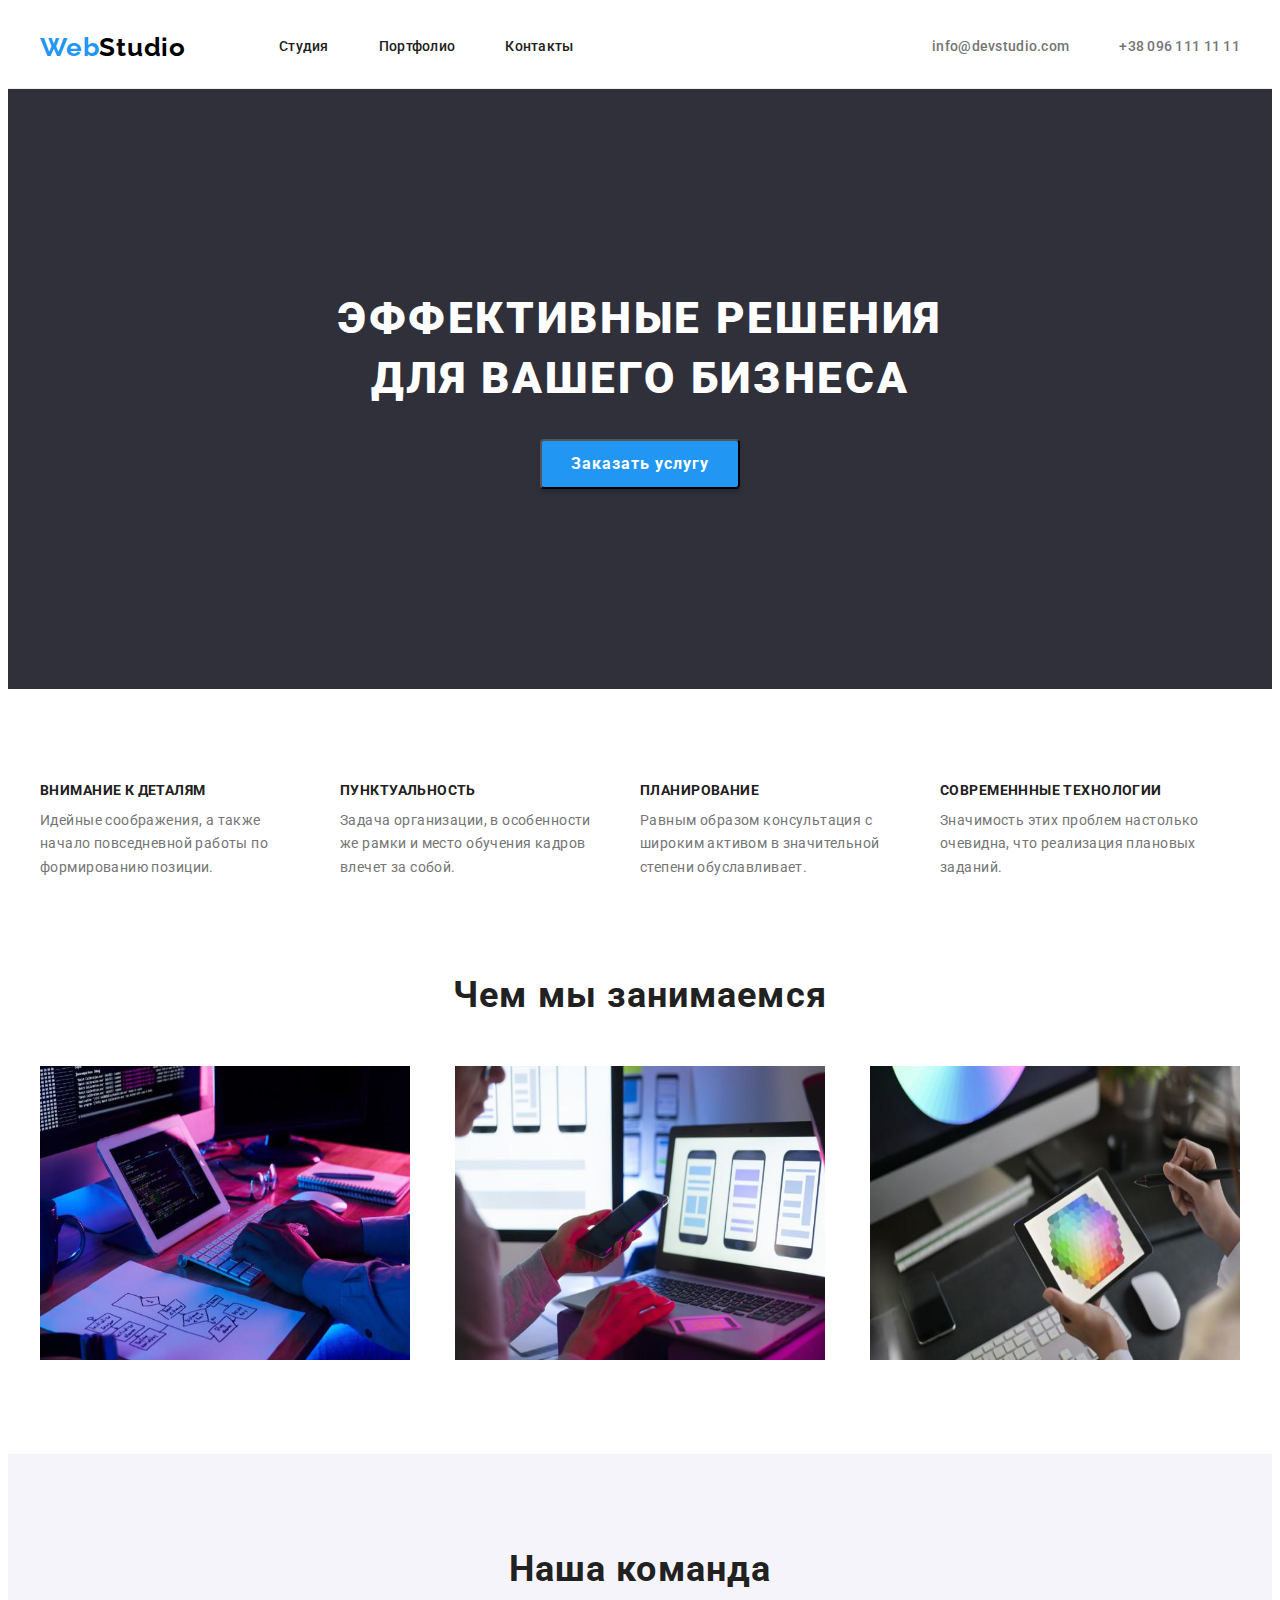
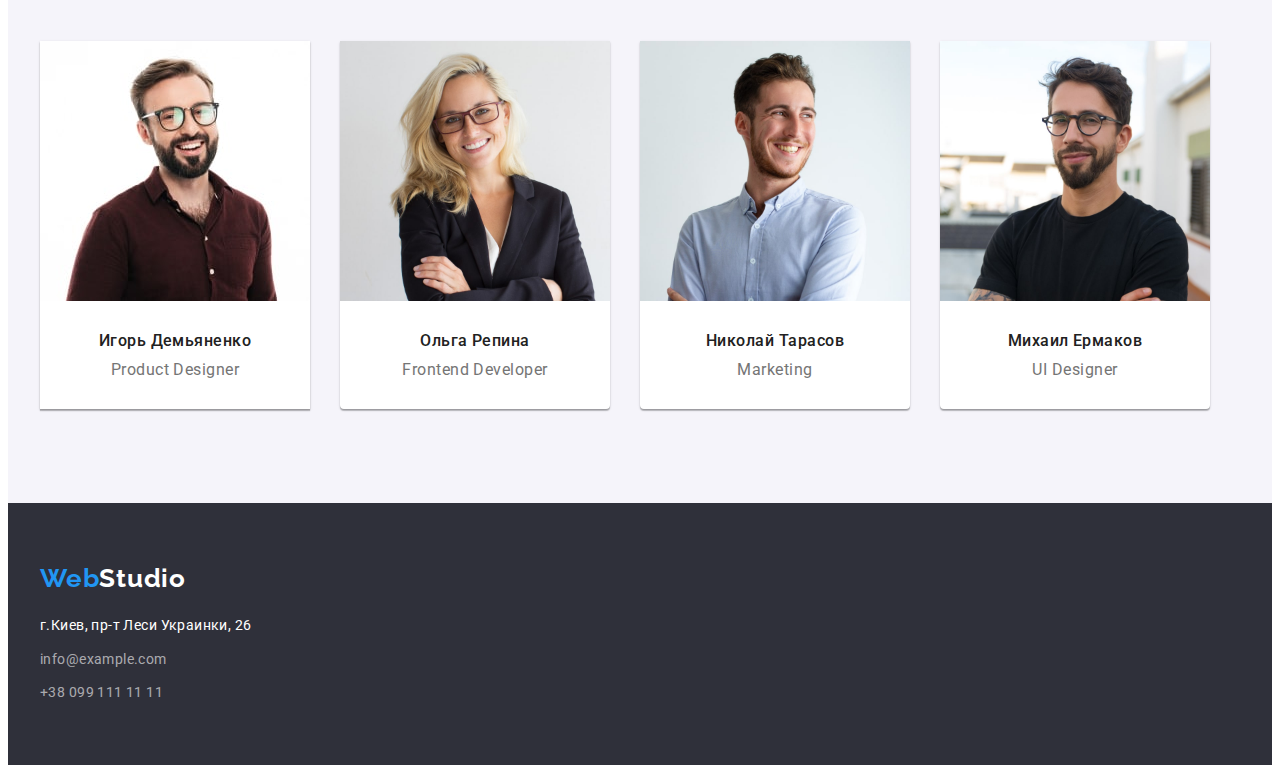
<file: index.html>
<!DOCTYPE html>
<html lang="ru">
  <head>
    <meta charset="UTF-8" />
    <meta http-equiv="X-UA-Compatible" content="IE=edge" />
    <meta name="viewport" content="width=device-width, initial-scale=1.0" />
    <link rel="preconnect" href="https://fonts.googleapis.com" />
    <link rel="preconnect" href="https://fonts.gstatic.com" crossorigin />
    <link
      href="https://fonts.googleapis.com/css2?family=Raleway:wght@700&family=Roboto:wght@400;500;700;900&display=swap"
      rel="stylesheet"
    />
    <link
      rel="stylesheet"
      href="https://cdnjs.cloudflare.com/ajax/libs/modern-normalize/1.1.0/modern-normalize.min.css"
      integrity="sha512-wpPYUAdjBVSE4KJnH1VR1HeZfpl1ub8YT/NKx4PuQ5NmX2tKuGu6U/JRp5y+Y8XG2tV+wKQpNHVUX03MfMFn9Q=="
      crossorigin="anonymous"
      referrerpolicy="no-referrer"
    />
    <link rel="stylesheet" href="./styles/styles.css" />
    <title>WebStudio</title>
  </head>
  <body>
    <!--header-->
    <header class="header">
      <!--menu nav-->
      <div class="container">
        <a class="header-logo link" href="./index.html"
          >Web<span class="header-logo-head">Studio</span></a
        >
        <nav class="header-nav">
          <ul class="header-nav-list list">
            <li>
              <a class="header-nav-list-st link" href="./index.html">Студия</a>
            </li>
            <li>
              <a class="header-nav-list-port link" href="./portfolio.html"
                >Портфолио</a
              >
            </li>
            <li>
              <a class="header-nav-list-cont link" href="#contaсts">Контакты</a>
            </li>
          </ul>
        </nav>
        <ul class="header-contaсt list">
          <li>
            <a class="header-contaсt-mail link" href="info@devstudio.com"
              >info@devstudio.com</a
            >
          </li>
          <li>
            <a class="header-contaсt-tel link" href="+380961111111"
              >+38 096 111 11 11</a
            >
          </li>
        </ul>
      </div>
    </header>
    <!--main container-->
    <main>
      <!--header-->
      <section class="main-section-header">
        <div class="container">
          <h1 class="main-section-header-motto">
            ЭФФЕКТИВНЫЕ РЕШЕНИЯ <br />ДЛЯ ВАШЕГО БИЗНЕСА
          </h1>
          <button class="main-section-header-button" type="button">
            Заказать услугу
          </button>
        </div>
      </section>
      <!--features-->
      <section class="soft-skils-about">
        <!--
        <h2>Сильные стороны</h2>
       -->
        <div class="container">
          <ul class="soft-skils list">
            <li class="soft-skils-list">
              <h3 class="soft-skils-header">ВНИМАНИЕ К ДЕТАЛЯМ</h3>
              <p class="soft-skils-paragraph">
                Идейные соображения, а также начало повседневной работы по
                формированию позиции.
              </p>
            </li>
            <li class="soft-skils-list">
              <h3 class="soft-skils-header">ПУНКТУАЛЬНОСТЬ</h3>
              <p class="soft-skils-paragraph">
                Задача организации, в особенности же рамки и место обучения
                кадров влечет за собой.
              </p>
            </li>
            <li class="soft-skils-list">
              <h3 class="soft-skils-header">ПЛАНИРОВАНИЕ</h3>
              <p class="soft-skils-paragraph">
                Равным образом консультация с широким активом в значительной
                степени обуславливает.
              </p>
            </li>
            <li class="soft-skils-list">
              <h3 class="soft-skils-header">СОВРЕМЕНННЫЕ ТЕХНОЛОГИИ</h3>
              <p class="soft-skils-paragraph">
                Значимость этих проблем настолько очевидна, что реализация
                плановых заданий.
              </p>
            </li>
          </ul>
        </div>
      </section>
      <!--what are we doing-->
      <section class="hard-skil">
        <div class="container">
          <h2 class="hard-skils">Чем мы занимаемся</h2>
          <ul class="hard-skils-photo list">
            <li class="hard-skils-list">
              <img
                src="img/photo1.jpg"
                alt="Дизайн сайта"
                width="370"
                height="294"
              />
            </li>
            <li class="hard-skils-list">
              <img
                src="img/photo2.jpg"
                alt="Вёрстка сайта"
                width="370"
                height="294"
              />
            </li>
            <li class="hard-skils-list">
              <img
                src="img/photo3.jpg"
                alt="Стиль сайта"
                width="370"
                height="294"
              />
            </li>
          </ul>
        </div>
      </section>
      <!--our team-->
      <section class="team">
        <div class="container">
          <h2 class="our-team">Наша команда</h2>
          <ul class="our-team-list list">
            <li class="our-team-item desinger">
              <!--Product Designer-->
              <img
                src="img/ProductDesigner.jpg"
                alt="Дизайнер"
                width="270"
                height="260"
              />
              <div class="our-team-signature">
                <h3 class="our-team-header">Игорь Демьяненко</h3>
                <p class="our-team-paragraph">Product Designer</p>
              </div>
            </li>
            <li class="our-team-item frontend">
              <!--Frontend Developer-->
              <img
                src="img/FrontendDeveloper.jpg"
                alt="Разработчик сайтов"
                width="270"
                height="260"
              />
              <div class="our-team-signature">
                <h3 class="our-team-header">Ольга Репина</h3>
                <p class="our-team-paragraph">Frontend Developer</p>
              </div>
            </li>
            <li class="our-team-item marketing">
              <!--Marketing-->
              <img
                src="img/Marketing.jpg"
                alt="Маркетолог"
                width="270"
                height="260"
              />
              <div class="our-team-signature">
                <h3 class="our-team-header">Николай Тарасов</h3>
                <p class="our-team-paragraph">Marketing</p>
              </div>
            </li>
            <li class="our-team-item uidesigner">
              <!--UI Designer-->
              <img
                src="img/UIDesigner.jpg"
                alt="Прэктировщик сайтов"
                width="270"
                height="260"
              />
              <div class="our-team-signature">
                <h3 class="our-team-header">Михаил Ермаков</h3>
                <p class="our-team-paragraph">UI Designer</p>
              </div>
            </li>
          </ul>
        </div>
      </section>
    </main>
    <!--footer-->
    <footer class="footer" id="contaсts">
      <div class="container">
        <a class="footer-logo link" href="./index.html"
          >Web<span class="footer-logo-head">Studio</span></a
        >
        <address class="footer-contakts">
          <ul class="footer-contakts-list list">
            <li class="footer-contakts-list-title">
              <a class="footer-contakts-address link" href=""
                >г.Киев, пр-т Леси Украинки, 26</a
              >
            </li>
            <li class="footer-contakts-list-title">
              <a class="footer-contakts-mail link" href="info@example.com"
                >info@example.com</a
              >
            </li>
            <li class="footer-contakts-list-title">
              <a class="footer-contakts-tel link" href="+380991111111"
                >+38 099 111 11 11</a
              >
            </li>
          </ul>
        </address>
      </div>
    </footer>
  </body>
</html>
</file>
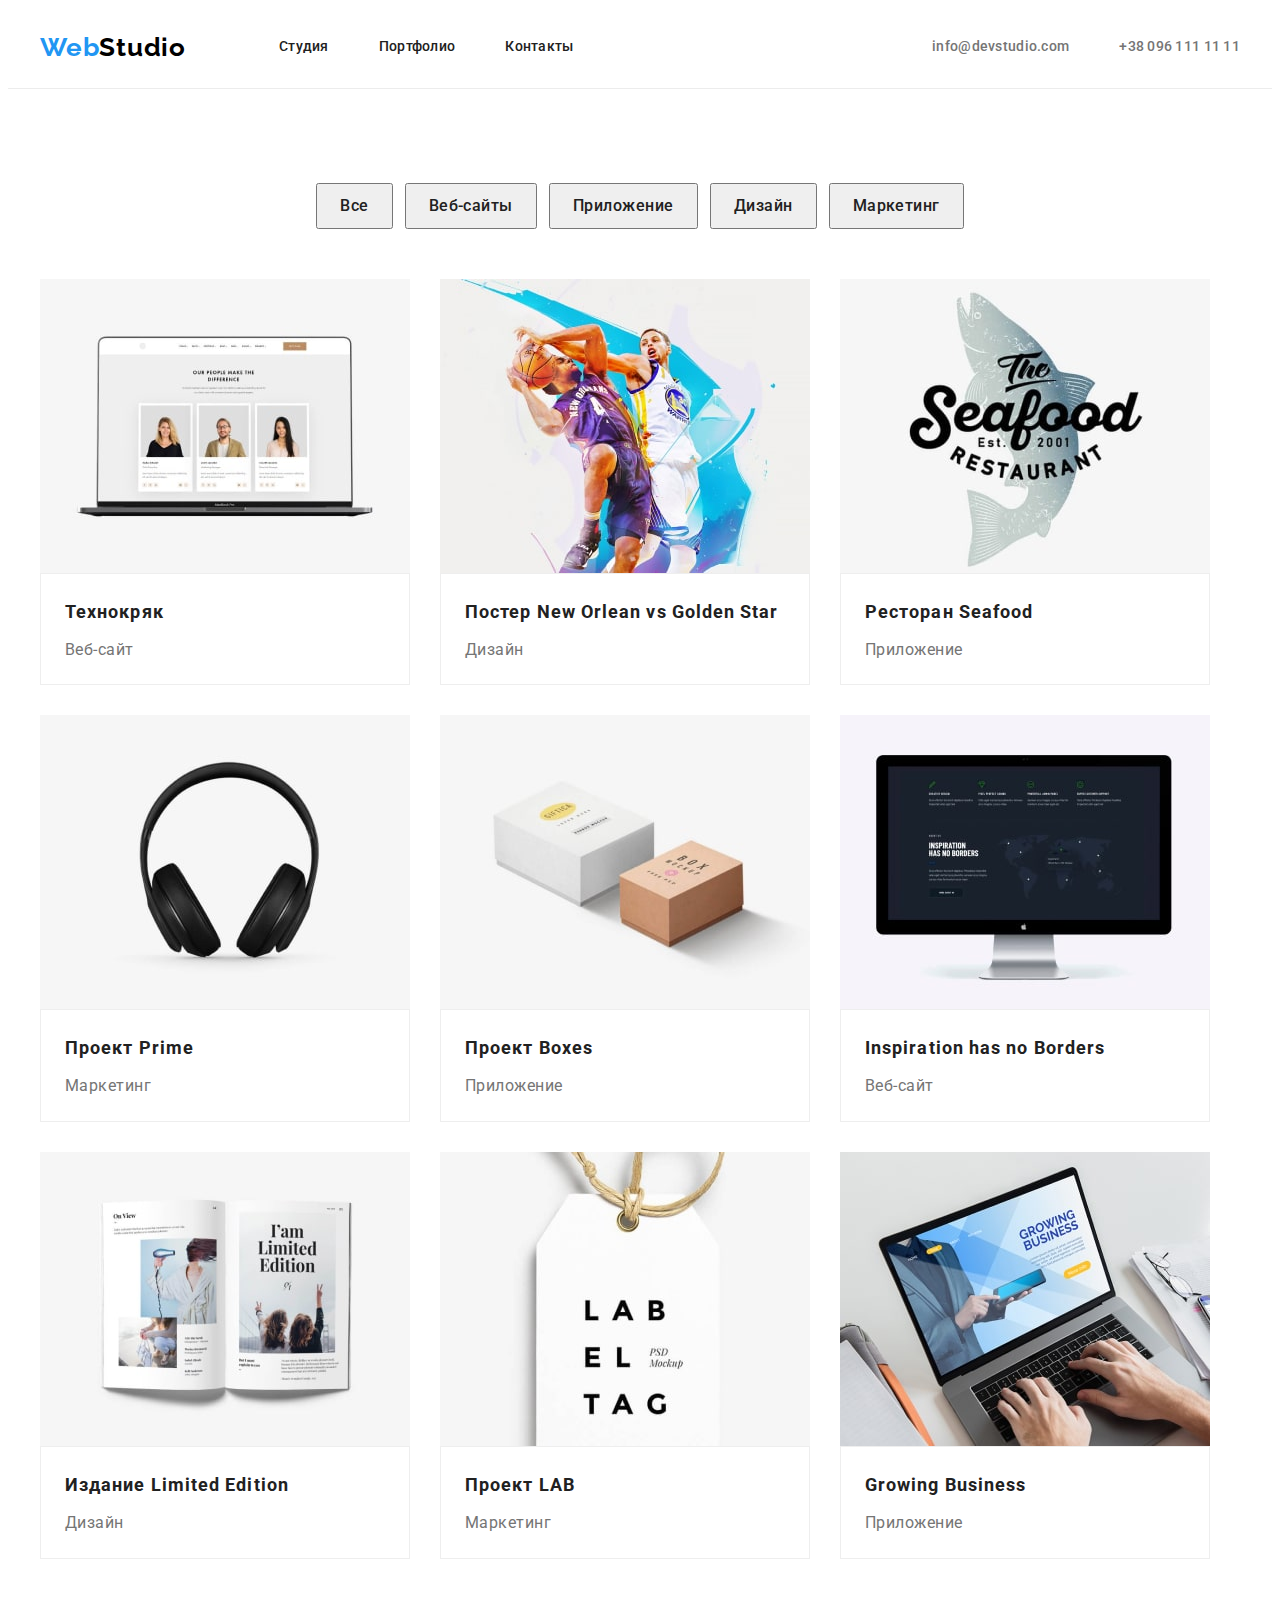
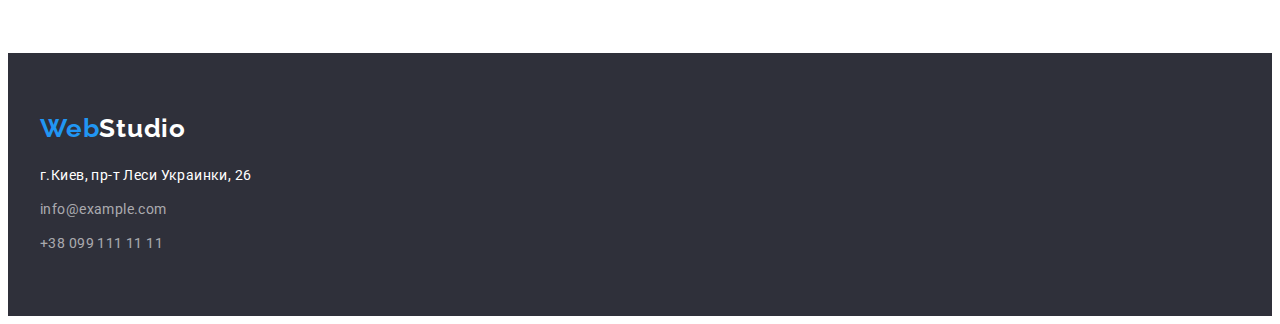
<file: portfolio.html>
<!DOCTYPE html>
<html lang="ru">
  <head>
    <meta charset="UTF-8" />
    <meta http-equiv="X-UA-Compatible" content="IE=edge" />
    <meta name="viewport" content="width=device-width, initial-scale=1.0" />
    <link rel="preconnect" href="https://fonts.googleapis.com" />
    <link rel="preconnect" href="https://fonts.gstatic.com" crossorigin />
    <link
      href="https://fonts.googleapis.com/css2?family=Raleway:wght@700&family=Roboto:wght@400;500;700;900&display=swap"
      rel="stylesheet"
    />
    <link
      rel="stylesheet"
      href="https://cdnjs.cloudflare.com/ajax/libs/modern-normalize/1.1.0/modern-normalize.min.css"
      integrity="sha512-wpPYUAdjBVSE4KJnH1VR1HeZfpl1ub8YT/NKx4PuQ5NmX2tKuGu6U/JRp5y+Y8XG2tV+wKQpNHVUX03MfMFn9Q=="
      crossorigin="anonymous"
      referrerpolicy="no-referrer"
    />
    <link rel="stylesheet" href="./styles/portfolio.css" />
    <title>Портфолио</title>
  </head>
  <body>
    <!--header-->
    <header class="header">
      <div class="container">
        <a class="header-logo link" href="./index.html"
          >Web<span class="header-logo-head">Studio</span></a
        >
        <!--menu nav-->
        <nav class="header-nav">
          <ul class="header-nav-list list">
            <li>
              <a class="header-nav-list-st link" href="./index.html">Студия</a>
            </li>
            <li>
              <a class="header-nav-list-port link" href="./portfolio.html"
                >Портфолио</a
              >
            </li>
            <li>
              <a class="header-nav-list-cont link" href="#contaсts">Контакты</a>
            </li>
          </ul>
        </nav>
        <ul class="header-contaсt list">
          <li>
            <a class="header-contaсt-mail link" href="info@devstudio.com"
              >info@devstudio.com</a
            >
          </li>
          <li>
            <a class="header-contaсt-tel link" href="+380961111111"
              >+38 096 111 11 11</a
            >
          </li>
        </ul>
      </div>
    </header>
    <main>
      <section class="portfolio-menu">
        <div class="container">
          <ul class="menu-list list">
            <li class="menu-list-title link">
              <button class="menu-list-button" type="button">Все</button>
            </li>
            <li class="menu-list-title">
              <button class="menu-list-button" type="button">Веб-сайты</button>
            </li>
            <li class="menu-list-title">
              <button class="menu-list-button" type="button">Приложение</button>
            </li>
            <li class="menu-list-title">
              <button class="menu-list-button" type="button">Дизайн</button>
            </li>
            <li class="menu-list-title">
              <button class="menu-list-button" type="button">Маркетинг</button>
            </li>
          </ul>
          <ul class="portfolio-list list">
            <li class="portfolio-item">
              <img src="img/portfolio/port1-min.jpg" alt="Технокряк" />
              <div class="portfolio-list-description">
                <h3 class="portfolio-list-header">Технокряк</h3>
                <p class="portfolio-list-paragraph">Веб-сайт</p>
              </div>
            </li>
            <li class="portfolio-item">
              <img
                src="img/portfolio/port2-min.jpg"
                alt="Постер New Orlean vs Golden Star"
              />
              <div class="portfolio-list-description">
                <h3 class="portfolio-list-header">
                  Постер New Orlean vs Golden Star
                </h3>
                <p class="portfolio-list-paragraph">Дизайн</p>
              </div>
            </li>
            <li class="portfolio-item">
              <img src="img/portfolio/port3-min.jpg" alt="Ресторан Seafood" />
              <div class="portfolio-list-description">
                <h3 class="portfolio-list-header">Ресторан Seafood</h3>
                <p class="portfolio-list-paragraph">Приложение</p>
              </div>
            </li>
            <li class="portfolio-item">
              <img src="img/portfolio/port4-min.jpg" alt="Проект Prime" />
              <div class="portfolio-list-description">
                <h3 class="portfolio-list-header">Проект Prime</h3>
                <p class="portfolio-list-paragraph">Маркетинг</p>
              </div>
            </li>
            <li class="portfolio-item">
              <img src="img/portfolio/port5-min.jpg" alt="Проект Boxes" />
              <div class="portfolio-list-description">
                <h3 class="portfolio-list-header">Проект Boxes</h3>
                <p class="portfolio-list-paragraph">Приложение</p>
              </div>
            </li>
            <li class="portfolio-item">
              <img
                src="img/portfolio/port6-min.jpg"
                alt="Inspiration has no Borders"
              />
              <div class="portfolio-list-description">
                <h3 class="portfolio-list-header" lang="en">
                  Inspiration has no Borders
                </h3>
                <p class="portfolio-list-paragraph">Веб-сайт</p>
              </div>
            </li>
            <li class="portfolio-item">
              <img
                src="img/portfolio/port7-min.jpg"
                alt="Издание Limited Edition"
              />
              <div class="portfolio-list-description">
                <h3 class="portfolio-list-header">Издание Limited Edition</h3>

                <p class="portfolio-list-paragraph">Дизайн</p>
              </div>
            </li>
            <li class="portfolio-item">
              <img src="img/portfolio/port8-min.jpg" alt="Проект LAB" />
              <div class="portfolio-list-description">
                <h3 class="portfolio-list-header">Проект LAB</h3>
                <p class="portfolio-list-paragraph">Маркетинг</p>
              </div>
            </li>
            <li class="portfolio-item">
              <img src="img/portfolio/port9-min.jpg" alt="Growing Business" />
              <div class="portfolio-list-description">
                <h3 class="portfolio-list-header" lang="en">
                  Growing Business
                </h3>
                <p class="portfolio-list-paragraph">Приложение</p>
              </div>
            </li>
          </ul>
        </div>
      </section>
    </main>
    <!--footer-->
    <footer class="footer" id="contaсts">
      <div class="container">
        <a class="footer-logo link" href="./index.html"
          >Web<span class="footer-logo-head">Studio</span></a
        >
        <address class="footer-contakts">
          <ul class="footer-contakts-list list">
            <li class="footer-contakts-list-title">
              <a class="footer-contakts-address link" href=""
                >г.Киев, пр-т Леси Украинки, 26</a
              >
            </li>
            <li class="footer-contakts-list-title">
              <a class="footer-contakts-mail link" href="info@example.com"
                >info@example.com</a
              >
            </li>
            <li class="footer-contakts-list-title">
              <a class="footer-contakts-tel link" href="+380991111111"
                >+38 099 111 11 11</a
              >
            </li>
          </ul>
        </address>
      </div>
    </footer>
  </body>
</html>
</file>
<file: styles/styles.css>
body {
  font-family: "Roboto", sans-serif;
  font-style: normal;
  color: #000000;
}
:root {
  --section-color: #2f303a;
}
img {
  display: block;
}
p,
h1,
h2,
h3,
h4,
h5,
h6 {
  margin: 0;
}
ul,
ol {
  padding-left: 0;
  margin: 0;
}
button {
  cursor: pointer;
}
.container {
  width: 1200px;
  padding-left: 15px;
  padding-right: 15px;
  margin: 0 auto;
  /*outline: 2px solid tomato;*/
}
.link {
  text-decoration: none;
}
.list {
  list-style: none;
}
.header {
  background-color: #ffffff;
  --color-text-header: #212121;
  --color-text-contact: #757575;
  padding-top: 24px;
  padding-bottom: 25px;
  border-bottom: 1px solid #ececec;
}
.header .container {
  display: flex;
  align-items: center;
}
.header-logo {
  font-family: "Raleway";
  font-style: normal;
  font-weight: 700;
  font-size: 26px;
  line-height: 1.19;
  letter-spacing: 0.03em;
  color: #2196f3;
}
.header-logo-head {
  color: #000000;
}
.header-nav {
  margin-left: 93px;
}
.header-nav-list {
  font-weight: 500;
  font-size: 14px;
  line-height: 1.14;
  letter-spacing: 0.02em;
  color: #212121;
  display: flex;
}
.header-nav-list :hover,
.header-nav-list :focus {
  color: #2196f3;
}
.header-nav-list :not(:last-child) {
  margin-right: 50px;
}
.header-nav-list-st {
  color: var(--color-text-header);
}
.header-nav-list-port {
  color: var(--color-text-header);
}
.header-nav-list-cont {
  color: var(--color-text-header);
}

.header-contaсt {
  font-weight: 500;
  font-size: 14px;
  line-height: 1.14;
  letter-spacing: 0.02em;
  color: #757575;
  display: flex;
  margin-left: auto;
}
.header-contaсt :hover,
.header-contaсt :focus {
  color: #2196f3;
}
.header-contaсt-mail {
  color: var(--color-text-contact);
}
.header-contaсt-tel {
  color: var(--color-text-contact);
  margin-left: 50px;
}
.main-section-header {
  background-color: var(--section-color);
  padding-top: 200px;
  padding-bottom: 200px;
}
.main-section-header-motto {
  font-weight: 900;
  font-size: 44px;
  line-height: 1.36;
  text-align: center;
  letter-spacing: 0.06em;
  text-transform: uppercase;
  color: #ffffff;
  margin-bottom: 30px;
}
.main-section-header-button {
  width: 200px;
  height: 50px;
  font-family: "Roboto";
  font-style: normal;
  font-weight: 700;
  font-size: 16px;
  line-height: 1.88;
  display: flex;
  justify-content: center;
  align-items: center;
  text-align: center;
  letter-spacing: 0.06em;
  color: #ffffff;
  background: #2196f3;
  box-shadow: 0px 4px 4px rgba(0, 0, 0, 0.15);
  border-radius: 4px;
  cursor: pointer;
  margin: auto;
}
.soft-skils-about {
  background: #ffffff;
  padding-top: 94px;
  padding-bottom: 94px;
}
.soft-skils {
  display: flex;
}
.soft-skils-list:not(:last-child) {
  margin-right: 30px;
}
.soft-skils-list {
  width: 270px;
}
.soft-skils-header {
  font-weight: 700;
  font-size: 14px;
  line-height: 1.14;
  letter-spacing: 0.03em;
  text-transform: uppercase;
  color: #212121;
  margin-bottom: 10px;
}
.soft-skils-paragraph {
  font-size: 14px;
  line-height: 1.71;
  letter-spacing: 0.03em;
  color: #757575;
}
.hard-skil {
  padding-bottom: 94px;
}
.hard-skils {
  font-weight: 700;
  font-size: 36px;
  line-height: 1.17;
  text-align: center;
  letter-spacing: 0.03em;
  color: #212121;
  margin-bottom: 50px;
}
.hard-skils-photo {
  display: flex;
  justify-content: space-between;
}
.hard-skils-list:not(:last-child) {
  margin-right: 30px;
}
.team {
  background: #f5f4fa;
  padding-top: 94px;
  padding-bottom: 94px;
}
.our-team {
  font-weight: 700;
  font-size: 36px;
  line-height: 1.17;
  text-align: center;
  letter-spacing: 0.03em;
  color: #212121;
  margin-bottom: 50px;
}
.our-team-list {
  display: flex;
}
.our-team-item:not(:last-child) {
  margin-right: 30px;
}
.our-team-header {
  font-weight: 500;
  font-size: 16px;
  line-height: 1.19;
  text-align: center;
  letter-spacing: 0.03em;
  color: #212121;
  margin-bottom: 10px;
}
.our-team-paragraph {
  font-size: 16px;
  line-height: 1.19;
  text-align: center;
  letter-spacing: 0.03em;
  color: #757575;
}
.our-team-signature {
  padding-top: 30px;
  padding-bottom: 30px;
}
.desinger {
  width: 270px;
  background: #ffffff;
  box-shadow: 0px 1px 3px rgba(0, 0, 0, 0.12), 0px 1px 1px rgba(0, 0, 0, 0.14),
    0px 2px 1px rgba(0, 0, 0, 0.2);
}
.frontend {
  width: 270px;
  background: #ffffff;
  box-shadow: 0px 1px 3px rgba(0, 0, 0, 0.12), 0px 1px 1px rgba(0, 0, 0, 0.14),
    0px 2px 1px rgba(0, 0, 0, 0.2);
  border-radius: 0px 0px 4px 4px;
}
.marketing {
  width: 270px;
  background: #ffffff;
  box-shadow: 0px 1px 3px rgba(0, 0, 0, 0.12), 0px 1px 1px rgba(0, 0, 0, 0.14),
    0px 2px 1px rgba(0, 0, 0, 0.2);
  border-radius: 0px 0px 4px 4px;
}
.uidesigner {
  width: 270px;
  background: #ffffff;
  box-shadow: 0px 1px 3px rgba(0, 0, 0, 0.12), 0px 1px 1px rgba(0, 0, 0, 0.14),
    0px 2px 1px rgba(0, 0, 0, 0.2);
  border-radius: 0px 0px 4px 4px;
}
.footer {
  background: var(--section-color);
  padding-top: 60px;
  padding-bottom: 60px;
}
.footer-logo {
  font-family: "Raleway";
  font-style: normal;
  font-weight: 700;
  font-size: 26px;
  line-height: 1.19;
  letter-spacing: 0.03em;
  color: #2196f3;
}
.footer-logo-head {
  color: #ffffff;
  margin-top: 60px;
  margin-bottom: 60px;
}
.footer-contakts-list :hover,
.footer-contakts-list :focus {
  color: #2196f3;
}
.footer-contakts-list {
  margin-top: 20px;
  display: flex;
  flex-direction: column;
}
.footer-contakts-list-title:not(:last-child) {
  margin-bottom: 10px;
}
.footer-contakts-address {
  font-style: normal;
  font-size: 14px;
  line-height: 1.71;
  letter-spacing: 0.03em;
  color: #ffffff;
}
.footer-contakts-mail {
  font-style: normal;
  font-size: 14px;
  line-height: 1.71;
  letter-spacing: 0.03em;
  color: rgba(255, 255, 255, 0.6);
}
.footer-contakts-tel {
  font-style: normal;
  font-size: 14px;
  line-height: 1.71;
  letter-spacing: 0.03em;
  color: rgba(255, 255, 255, 0.6);
}
</file>
<file: styles/portfolio.css>
body {
  font-family: "Roboto", sans-serif;
  font-style: normal;
  color: #000000;
}
:root {
  --section-color: #2f303a;
}
img {
  display: block;
  width: 370px;
  height: 294px;
}
p,
h1,
h2,
h3,
h4,
h5,
h6 {
  margin: 0;
}
ul,
ol {
  padding-left: 0;
  margin: 0;
}
button {
  cursor: pointer;
}
.container {
  width: 1200px;
  padding-left: 15px;
  padding-right: 15px;
  margin: 0 auto;
  /*outline: 2px solid tomato;*/
}
.link {
  text-decoration: none;
}
.list {
  list-style: none;
}
.header {
  background-color: #ffffff;
  --color-text-header: #212121;
  --color-text-contact: #757575;
  padding-top: 24px;
  padding-bottom: 25px;
  border-bottom: 1px solid #ececec;
}
.header .container {
  display: flex;
  align-items: center;
}
.header-logo {
  font-family: "Raleway";
  font-style: normal;
  font-weight: 700;
  font-size: 26px;
  line-height: 1.19;
  letter-spacing: 0.03em;
  color: #2196f3;
}
.header-logo-head {
  color: #000000;
}
.header-nav {
  margin-left: 93px;
}
.header-nav-list {
  font-weight: 500;
  font-size: 14px;
  line-height: 1.14;
  letter-spacing: 0.02em;
  color: #212121;
  display: flex;
}
.header-nav-list :hover,
.header-nav-list :focus {
  color: #2196f3;
}
.header-nav-list :not(:last-child) {
  margin-right: 50px;
}
.header-nav-list-st {
  color: var(--color-text-header);
}
.header-nav-list-port {
  color: var(--color-text-header);
}
.header-nav-list-cont {
  color: var(--color-text-header);
}

.header-contaсt {
  font-weight: 500;
  font-size: 14px;
  line-height: 1.14;
  letter-spacing: 0.02em;
  color: #757575;
  margin-left: auto;
  display: flex;
}
.header-contaсt :hover,
.header-contaсt :focus {
  color: #2196f3;
}
.header-contaсt-mail {
  color: var(--color-text-contact);
}
.header-contaсt-tel {
  color: var(--color-text-contact);
  margin-left: 50px;
}
.portfolio-menu {
  padding-top: 94px;
  padding-bottom: 94px;
}
.menu-list-all :hover,
.menu-list-website :hover,
.menu-list-design :hover,
.menu-list-app :hover,
.menu-list-marketing :hover,
.menu-list-all :focus,
.menu-list-website :focus,
.menu-list-design :focus,
.menu-list-app :focus,
.menu-list-marketing :focus {
  background: #2196f3;
  color: #ffffff;
}
.menu-list {
  --text-color: #212121;
  display: flex;
  justify-content: center;
}
.menu-list-title:not(:last-child) {
  margin-right: 12px;
}
.menu-list-button {
  font-family: "Roboto";
  font-style: normal;
  font-weight: 500;
  font-size: 16px;
  line-height: 1.86;
  letter-spacing: 0.03em;
  color: var(--text-color);
  cursor: pointer;
  padding: 6px 22px;
}
.portfolio-list {
  display: flex;
  flex-wrap: wrap;
  margin-left: -30px;
  margin-bottom: -30px;
  margin-top: 50px;
}
.portfolio-item {
  flex-basis: calc(100% / 3-30px);
  margin-left: 30px;
  margin-bottom: 30px;
}
.portfolio-list-description {
  background: #ffffff;
  border: 1px solid #eeeeee;
  padding: 20px 24px;
}
.portfolio-list-header {
  font-weight: 700;
  font-size: 18px;
  line-height: 2;
  letter-spacing: 0.06em;
  color: #212121;
  margin-bottom: 5px;
}
.portfolio-list-paragraph {
  font-size: 16px;
  line-height: 1.86;
  letter-spacing: 0.03em;
  color: #757575;
}
.footer {
  background: var(--section-color);
  padding-top: 60px;
  padding-bottom: 60px;
}
.footer-logo {
  font-family: "Raleway";
  font-style: normal;
  font-weight: 700;
  font-size: 26px;
  line-height: 1.19;
  letter-spacing: 0.03em;
  color: #2196f3;
}
.footer-logo-head {
  color: #ffffff;
}
.footer-contakts-list :hover,
.footer-contakts-list :focus {
  color: #2196f3;
}
.footer-contakts-list {
  margin-top: 20px;
  display: flex;
  flex-direction: column;
}
.footer-contakts-list-title:not(:last-child) {
  margin-bottom: 10px;
}
.footer-contakts-address {
  font-style: normal;
  font-size: 14px;
  line-height: 1.71;
  letter-spacing: 0.03em;
  color: #ffffff;
}
.footer-contakts-mail {
  font-style: normal;
  font-size: 14px;
  line-height: 1.71;
  letter-spacing: 0.03em;
  color: rgba(255, 255, 255, 0.6);
}
.footer-contakts-tel {
  font-style: normal;
  font-size: 14px;
  line-height: 1.71;
  letter-spacing: 0.03em;
  color: rgba(255, 255, 255, 0.6);
}
</file>
